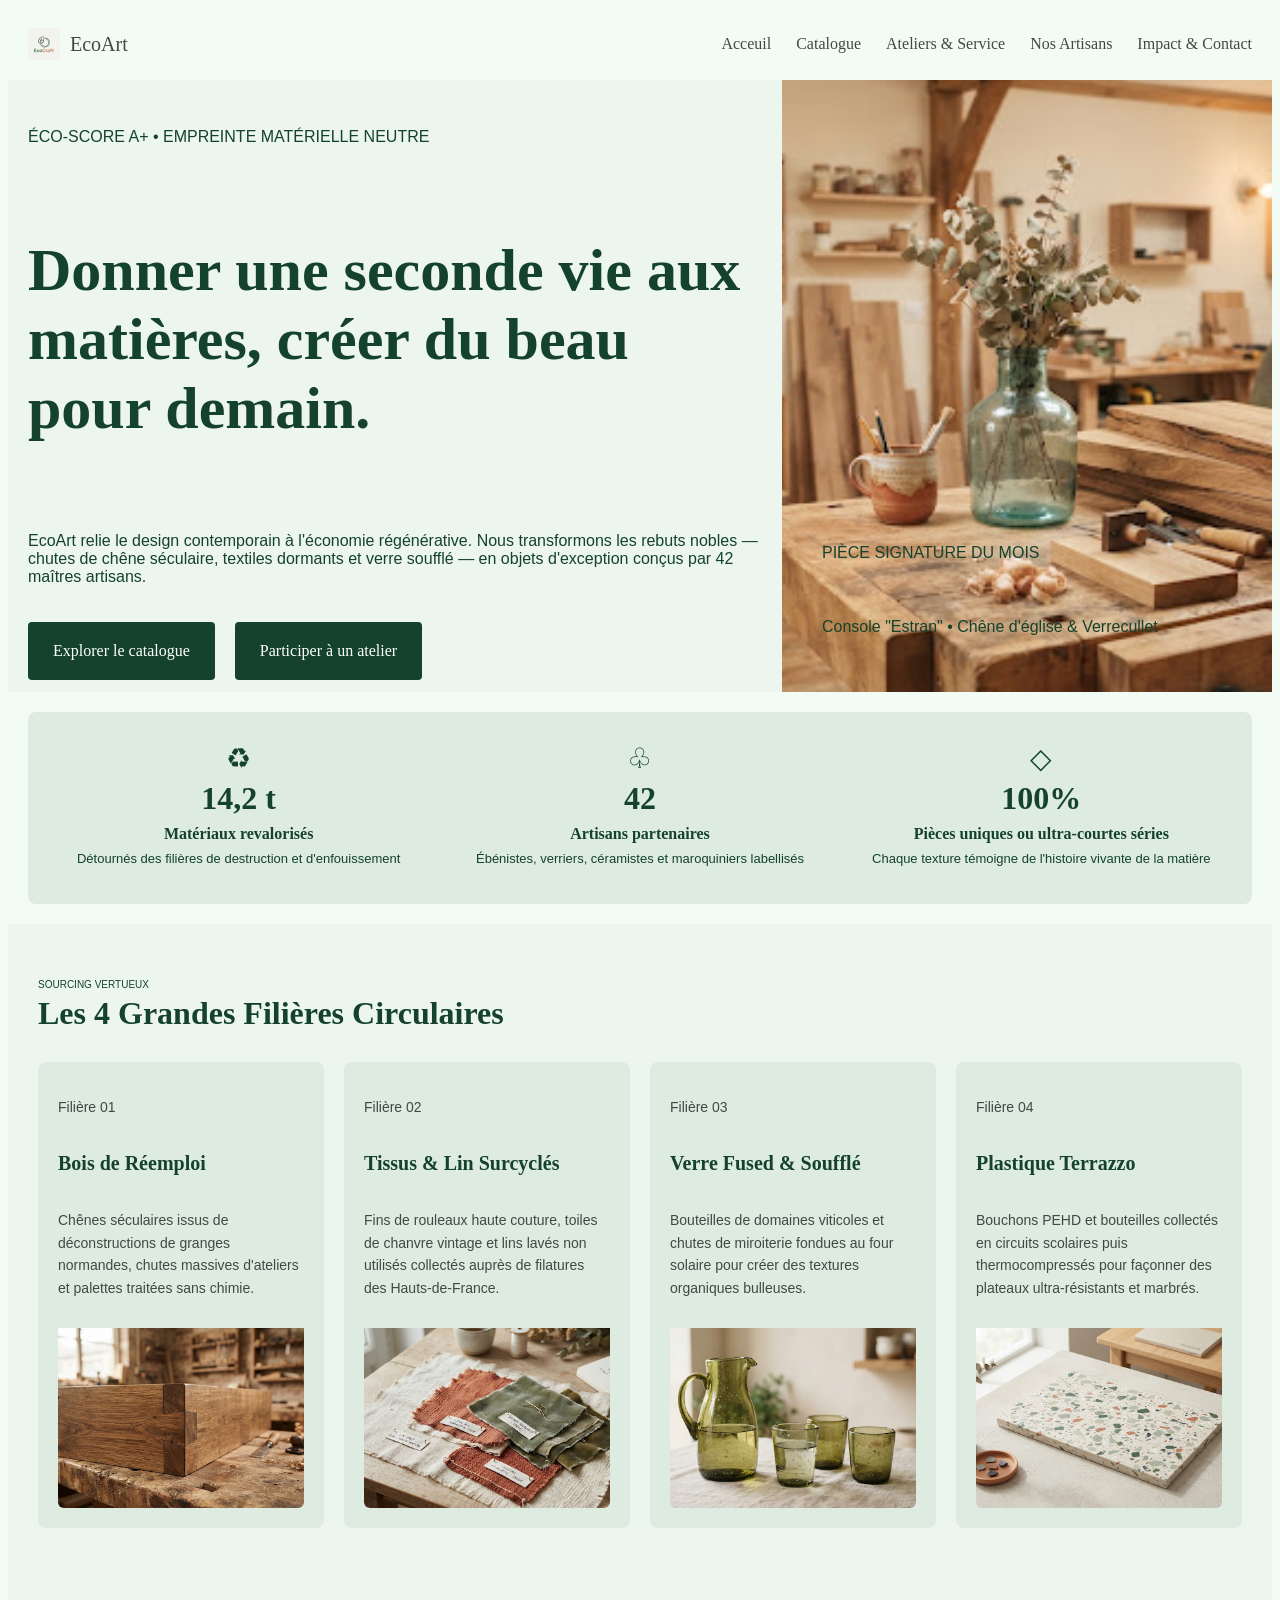
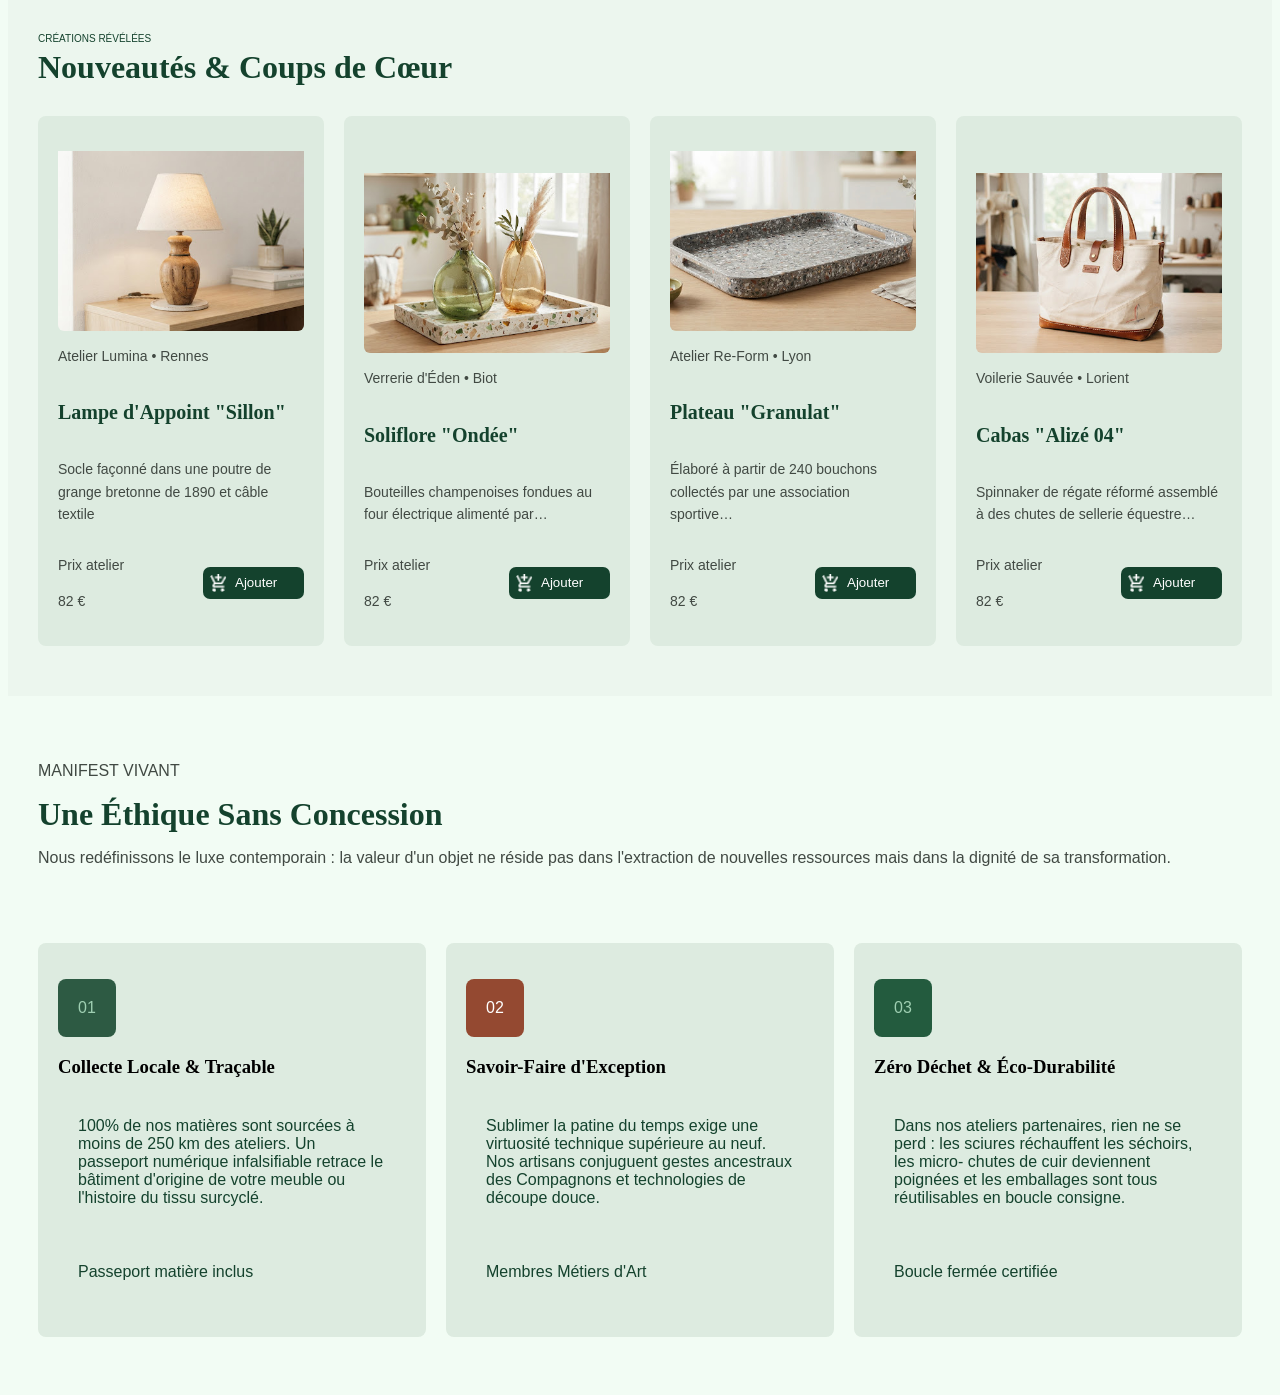
<file: index.html>
<!DOCTYPE html>
<head>
    <link rel="stylesheet" href="style.css">
    <title>Acceuil</title>
</head>

<body>
    <header>
        
        <div class="logo">
            <img src="images/logo.jpg" alt="logo">
            <span>EcoArt</span>
        </div>

        <nav>
            
            <a href="in.html">Acceuil</a>
            <a href="catalogue.html">Catalogue</a>
            <a href="atel&srv.html">Ateliers & Service</a>
            <a href="artisan.html">Nos Artisans</a>
            <a href="impc&contact">Impact & Contact</a>

        </nav>
    </header>

    <main>
        <section class="hero">

            <div class="heroContent">
                <p>ÉCO-SCORE A+ • EMPREINTE MATÉRIELLE NEUTRE</p>
                <h1>Donner une seconde vie
                    aux matières, créer du
                    beau pour demain.
                </h1>
                <p>EcoArt relie le design contemporain à l'économie régénérative. Nous transformons
                    les rebuts nobles — chutes de chêne séculaire, textiles dormants et verre soufflé
                    — en objets d'exception conçus par 42 maîtres artisans.
                </p>

                <div class="hero-buttons">
                    <a href="Explorer le catalogue">Explorer le catalogue</a>
                    <a href="Participer à un atelier">Participer à un atelier</a>
                </div>

            </div>

            <div class="heroImage">
                    <img src="images/glassPiece.jpg" alt="glassPiece">


                <div class="hero-image-content">
                        <p>PIÈCE SIGNATURE DU MOIS</p>
                        <p>Console "Estran" • Chêne d'église & Verrecullet</p>
                </div>
            </div>
        </section>
        
<section class="statistics">

    <div class="statistic">
        <div class="stat-icon">♻</div>
        <h2>14,2 t</h2>
        <h3>Matériaux revalorisés</h3>
        <p>Détournés des filières de destruction et d'enfouissement</p>
    </div>

    <div class="statistic">
        <div class="stat-icon">♧</div>
        <h2>42</h2>
        <h3>Artisans partenaires</h3>
        <p>Ébénistes, verriers, céramistes et maroquiniers labellisés</p>
    </div>

    <div class="statistic">
        <div class="stat-icon">◇</div>
        <h2>100%</h2>
        <h3>Pièces uniques ou ultra-courtes séries</h3>
        <p>Chaque texture témoigne de l'histoire vivante de la matière</p>
    </div>

</section>


<section class="sourcing">

    <div class="sourcing-header">
        <p>SOURCING VERTUEUX</p>
        <h2>Les 4 Grandes Filières Circulaires</h2>
    </div>

    <div class="sourcing-cards">

        <div class="sourcing-card">
            <p>Filière 01</p>
            <h3>Bois de Réemploi</h3>
            <p>
                Chênes séculaires issus de déconstructions de granges
                normandes, chutes massives d'ateliers et palettes
                traitées sans chimie.
            </p>
                    <img src="images/first.jpg" alt="Bois">
        </div>

        <div class="sourcing-card">
            <p>Filière 02</p>
            <h3>Tissus & Lin Surcyclés</h3>
            <p>
                Fins de rouleaux haute couture, toiles de chanvre vintage
                et lins lavés non utilisés collectés auprès de filatures
                des Hauts-de-France.
            </p>
            <img src="images/sec.jpg" alt="tissu">
        </div>

        <div class="sourcing-card">
            <p>Filière 03</p>
            <h3>Verre Fused & Soufflé</h3>
            <p>
                Bouteilles de domaines viticoles et chutes de miroiterie
                fondues au four solaire pour créer des textures
                organiques bulleuses.
            </p>
            <img src="images/third.jpg" alt="glass">
        </div>

        <div class="sourcing-card">
            <p>Filière 04</p>
            <h3>Plastique Terrazzo</h3>
            <p>
                Bouchons PEHD et bouteilles collectés en circuits
                scolaires puis thermocompressés pour façonner des
                plateaux ultra-résistants et marbrés.
            </p>
            <img src="images/four.jpg" alt="plastik">
        </div>

    </div>

</section>

<section class="sourcing">

    <div class="sourcing-header">
        <p>CRÉATIONS RÉVÉLÉES</p>
        <h2>Nouveautés & Coups de Cœur</h2>
    </div>

    <div class="sourcing-cards">

        <div class="sourcing-card">
            <img src="images/1.jpg" alt="Bois">
            <p>Atelier Lumina • Rennes</p>
            <h3>Lampe d'Appoint "Sillon"</h3>
            <p>
                    Socle façonné dans une poutre de
                    grange bretonne de 1890 et câble textile
            </p>

            <div class="price-and-button">
                <div class="indo">
                    <p>
                        Prix atelier
                    </p>
                    <p>
                        82 €
                    </p> 
                </div>
                <button type="button">
                    <img src="images/Icon.png" alt="add-to-cart">
                    Ajouter
                </button>
            </div>
        </div>

        <div class="sourcing-card">
            <img src="images/2.jpg" alt="Bois">
            <p>Verrerie d'Éden • Biot</p>
            <h3>Soliflore "Ondée"</h3>
            <p>
                    Bouteilles champenoises fondues au
                    four électrique alimenté par…
            </p>

            <div class="price-and-button">
                <div class="indo">
                    <p>
                        Prix atelier
                    </p>
                    <p>
                        82 €
                    </p> 
                </div>
                <button type="button">
                    <img src="images/Icon.png" alt="add-to-cart">
                    Ajouter
                </button>
            </div>
        </div>

        <div class="sourcing-card">
            <img src="images/3.jpg" alt="Bois">
            <p>Atelier Re-Form • Lyon</p>
            <h3>Plateau "Granulat"</h3>
            <p>
                    Élaboré à partir de 240 bouchons
                    collectés par une association sportive…
            </p>

            <div class="price-and-button">
                <div class="indo">
                    <p>
                        Prix atelier
                    </p>
                    <p>
                        82 €
                    </p> 
                </div>
                <button type="button">
                    <img src="images/Icon.png" alt="add-to-cart">
                    Ajouter
                </button>
            </div>
        </div>

        <div class="sourcing-card">
            <img src="images/4.jpg" alt="Bois">
            <p>Voilerie Sauvée • Lorient</p>
            <h3>Cabas "Alizé 04"</h3>
            <p>
                    Spinnaker de régate réformé assemblé à
                    des chutes de sellerie équestre…
            </p>

            <div class="price-and-button">
                <div class="indo">
                    <p>
                        Prix atelier
                    </p>
                    <p>
                        82 €
                    </p> 
                </div>
                <button type="button">
                    <img src="images/Icon.png" alt="add-to-cart">
                    Ajouter
                </button>
            </div>
        </div>

    </div>

</section>

<section class="Manifest">
    <div class="head">
        <p>MANIFEST VIVANT</p>
        <h3>Une Éthique Sans Concession</h3>
        <p>
            Nous redéfinissons le luxe contemporain : la valeur d'un objet ne
            réside pas dans l'extraction
            de nouvelles ressources mais dans la dignité de sa transformation.
        </p>
    </div>

    <div class="manivivant">
        <p class="number-one">01</p>
        <h3>Collecte Locale & Traçable</h3>
        <p>
            100% de nos matières sont sourcées à moins
            de 250 km des ateliers. Un passeport
            numérique infalsifiable retrace le bâtiment
            d'origine de votre meuble ou l'histoire du tissu
            surcyclé.
        </p>

        <p>Passeport matière inclus</p>

    </div>

    <div class="manivivant">
        <p class="number-two">02</p>
        <h3>Savoir-Faire d'Exception</h3>
        <p>
            Sublimer la patine du temps exige une
            virtuosité technique supérieure au neuf. Nos
            artisans conjuguent gestes ancestraux des
            Compagnons et technologies de découpe
            douce.
        </p>

        <p>Membres Métiers d'Art</p>
    </div>

    <div class="manivivant">
        <p class="number-three">03</p>
        <h3>Zéro Déchet & Éco-Durabilité</h3>
        <p>
            Dans nos ateliers partenaires, rien ne se perd :
            les sciures réchauffent les séchoirs, les micro-
            chutes de cuir deviennent poignées et les
            emballages sont tous réutilisables en boucle
            consigne.
        </p>

        <p>Boucle fermée certifiée</p>
    </div>
    
</section>

    </main>
</body>
</file>
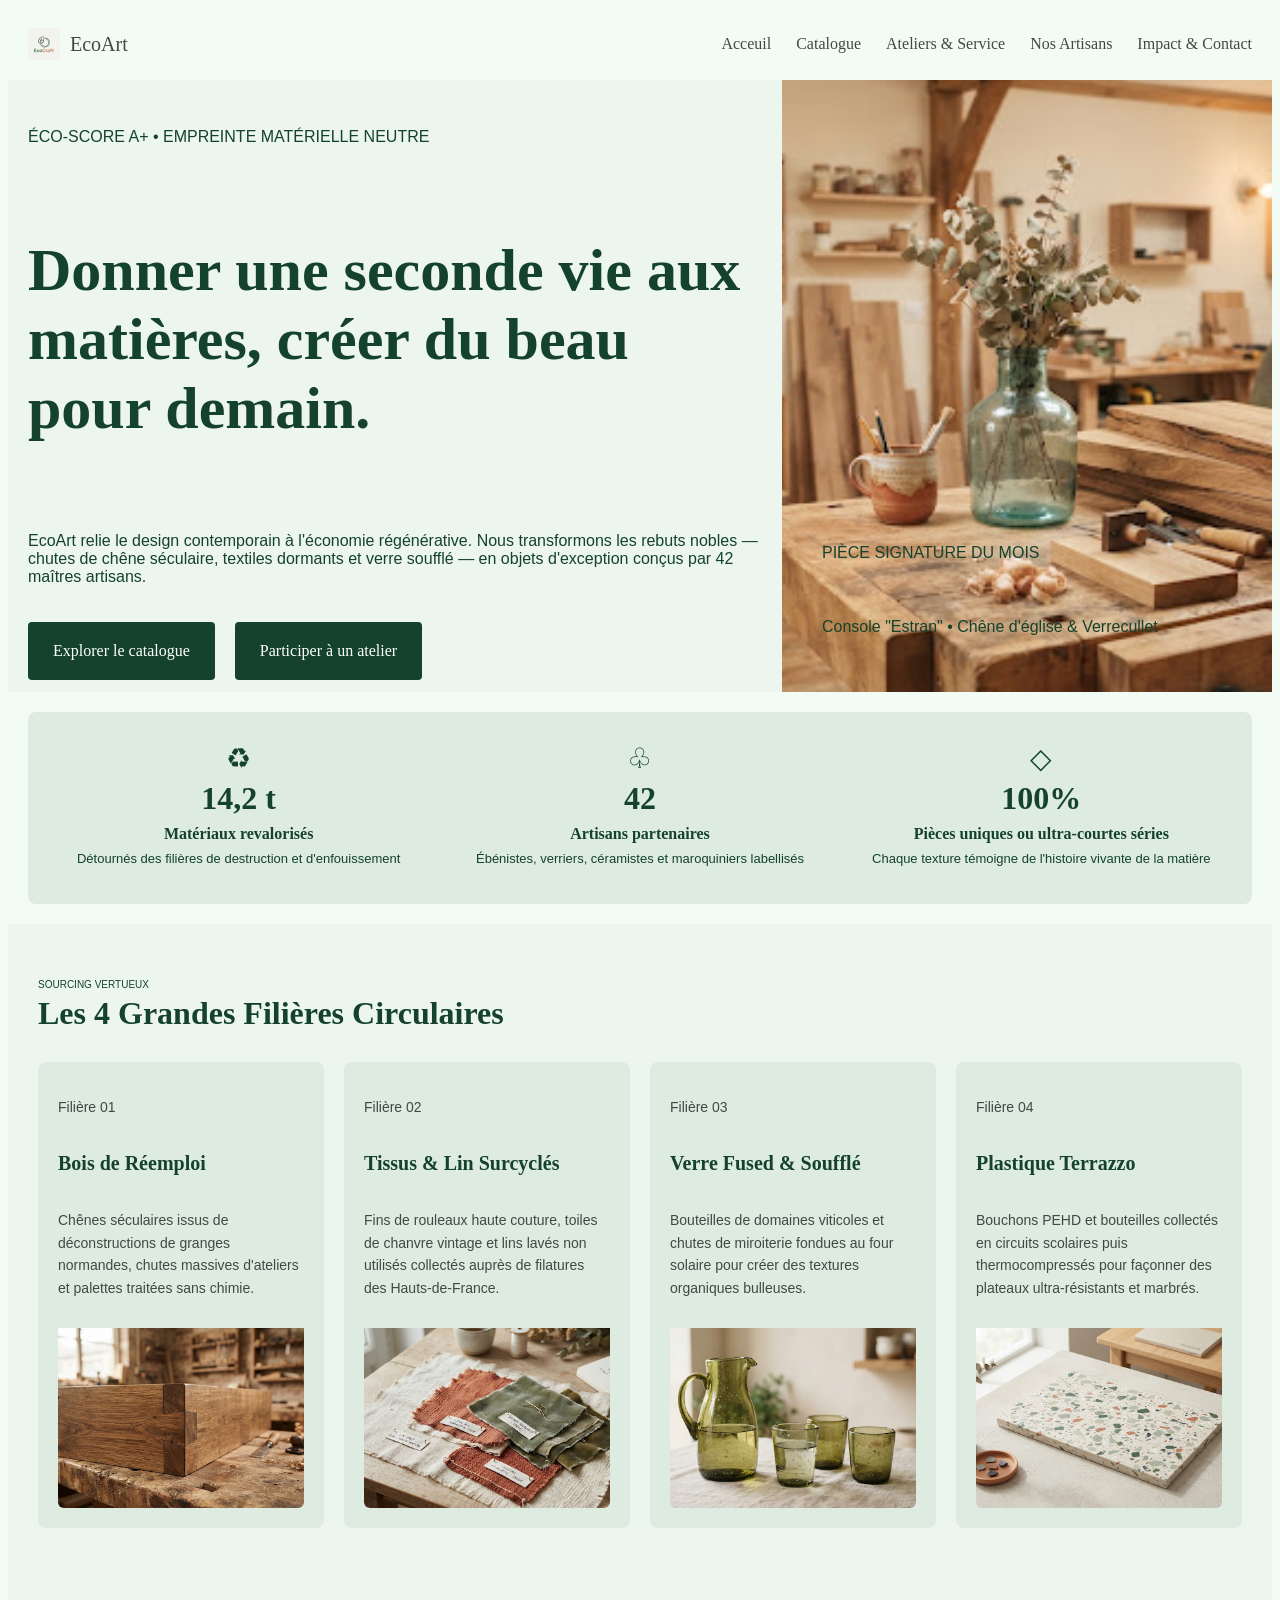
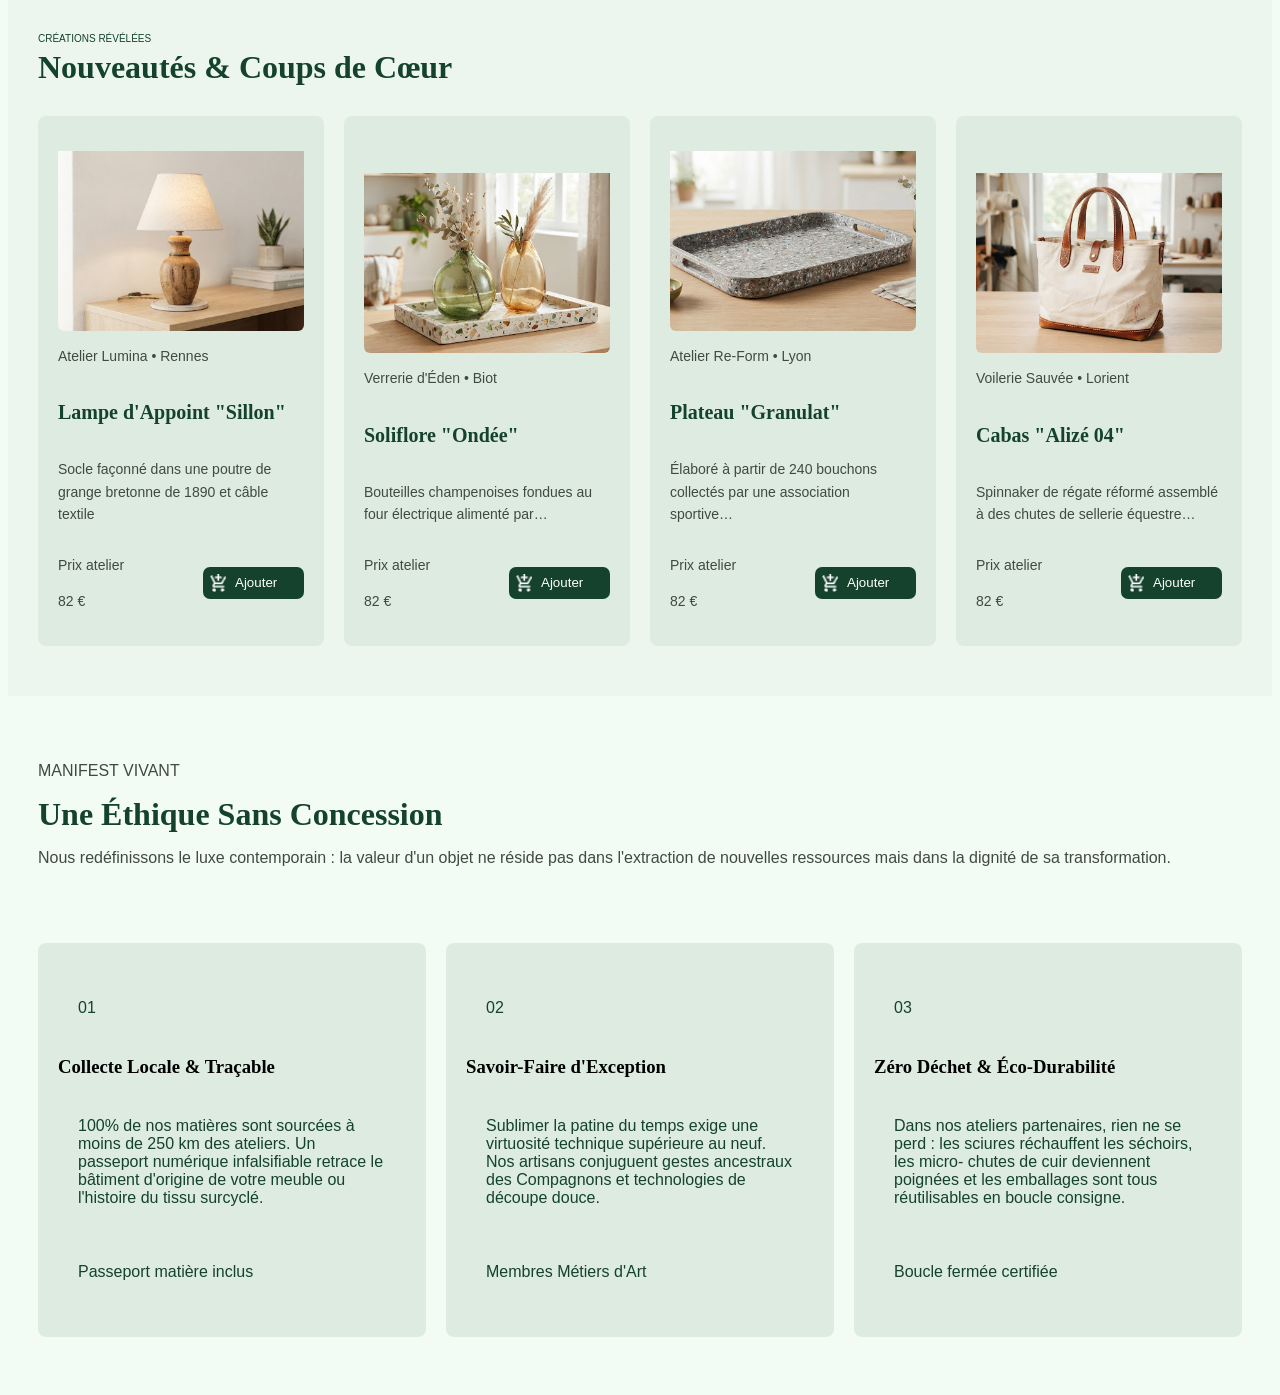
<file: HomePge.html>
<!DOCTYPE html>
<head>
    <link rel="stylesheet" href="style.css">
    <title>Acceuil</title>
</head>

<body>
    <header>
        
        <div class="logo">
            <img src="images/logo.jpg" alt="logo">
            <span>EcoArt</span>
        </div>

        <nav>
            
            <a href="HomePge.html">Acceuil</a>
            <a href="catalogue.html">Catalogue</a>
            <a href="atel&srv.html">Ateliers & Service</a>
            <a href="artisan.html">Nos Artisans</a>
            <a href="impc&contact">Impact & Contact</a>

        </nav>
    </header>

    <main>
        <section class="hero">

            <div class="heroContent">
                <p>ÉCO-SCORE A+ • EMPREINTE MATÉRIELLE NEUTRE</p>
                <h1>Donner une seconde vie
                    aux matières, créer du
                    beau pour demain.
                </h1>
                <p>EcoArt relie le design contemporain à l'économie régénérative. Nous transformons
                    les rebuts nobles — chutes de chêne séculaire, textiles dormants et verre soufflé
                    — en objets d'exception conçus par 42 maîtres artisans.
                </p>

                <div class="hero-buttons">
                    <a href="Explorer le catalogue">Explorer le catalogue</a>
                    <a href="Participer à un atelier">Participer à un atelier</a>
                </div>

            </div>

            <div class="heroImage">
                    <img src="images/glassPiece.jpg" alt="glassPiece">


                <div class="hero-image-content">
                        <p>PIÈCE SIGNATURE DU MOIS</p>
                        <p>Console "Estran" • Chêne d'église & Verrecullet</p>
                </div>
            </div>
        </section>
        
<section class="statistics">

    <div class="statistic">
        <div class="stat-icon">♻</div>
        <h2>14,2 t</h2>
        <h3>Matériaux revalorisés</h3>
        <p>Détournés des filières de destruction et d'enfouissement</p>
    </div>

    <div class="statistic">
        <div class="stat-icon">♧</div>
        <h2>42</h2>
        <h3>Artisans partenaires</h3>
        <p>Ébénistes, verriers, céramistes et maroquiniers labellisés</p>
    </div>

    <div class="statistic">
        <div class="stat-icon">◇</div>
        <h2>100%</h2>
        <h3>Pièces uniques ou ultra-courtes séries</h3>
        <p>Chaque texture témoigne de l'histoire vivante de la matière</p>
    </div>

</section>


<section class="sourcing">

    <div class="sourcing-header">
        <p>SOURCING VERTUEUX</p>
        <h2>Les 4 Grandes Filières Circulaires</h2>
    </div>

    <div class="sourcing-cards">

        <div class="sourcing-card">
            <p>Filière 01</p>
            <h3>Bois de Réemploi</h3>
            <p>
                Chênes séculaires issus de déconstructions de granges
                normandes, chutes massives d'ateliers et palettes
                traitées sans chimie.
            </p>
                    <img src="images/first.jpg" alt="Bois">
        </div>

        <div class="sourcing-card">
            <p>Filière 02</p>
            <h3>Tissus & Lin Surcyclés</h3>
            <p>
                Fins de rouleaux haute couture, toiles de chanvre vintage
                et lins lavés non utilisés collectés auprès de filatures
                des Hauts-de-France.
            </p>
            <img src="images/sec.jpg" alt="tissu">
        </div>

        <div class="sourcing-card">
            <p>Filière 03</p>
            <h3>Verre Fused & Soufflé</h3>
            <p>
                Bouteilles de domaines viticoles et chutes de miroiterie
                fondues au four solaire pour créer des textures
                organiques bulleuses.
            </p>
            <img src="images/third.jpg" alt="glass">
        </div>

        <div class="sourcing-card">
            <p>Filière 04</p>
            <h3>Plastique Terrazzo</h3>
            <p>
                Bouchons PEHD et bouteilles collectés en circuits
                scolaires puis thermocompressés pour façonner des
                plateaux ultra-résistants et marbrés.
            </p>
            <img src="images/four.jpg" alt="plastik">
        </div>

    </div>

</section>

<section class="sourcing">

    <div class="sourcing-header">
        <p>CRÉATIONS RÉVÉLÉES</p>
        <h2>Nouveautés & Coups de Cœur</h2>
    </div>

    <div class="sourcing-cards">

        <div class="sourcing-card">
            <img src="images/1.jpg" alt="Bois">
            <p>Atelier Lumina • Rennes</p>
            <h3>Lampe d'Appoint "Sillon"</h3>
            <p>
                    Socle façonné dans une poutre de
                    grange bretonne de 1890 et câble textile
            </p>

            <div class="price-and-button">
                <div class="indo">
                    <p>
                        Prix atelier
                    </p>
                    <p>
                        82 €
                    </p> 
                </div>
                <button type="button">
                    <img src="images/Icon.png" alt="add-to-cart">
                    Ajouter
                </button>
            </div>
        </div>

        <div class="sourcing-card">
            <img src="images/2.jpg" alt="Bois">
            <p>Verrerie d'Éden • Biot</p>
            <h3>Soliflore "Ondée"</h3>
            <p>
                    Bouteilles champenoises fondues au
                    four électrique alimenté par…
            </p>

            <div class="price-and-button">
                <div class="indo">
                    <p>
                        Prix atelier
                    </p>
                    <p>
                        82 €
                    </p> 
                </div>
                <button type="button">
                    <img src="images/Icon.png" alt="add-to-cart">
                    Ajouter
                </button>
            </div>
        </div>

        <div class="sourcing-card">
            <img src="images/3.jpg" alt="Bois">
            <p>Atelier Re-Form • Lyon</p>
            <h3>Plateau "Granulat"</h3>
            <p>
                    Élaboré à partir de 240 bouchons
                    collectés par une association sportive…
            </p>

            <div class="price-and-button">
                <div class="indo">
                    <p>
                        Prix atelier
                    </p>
                    <p>
                        82 €
                    </p> 
                </div>
                <button type="button">
                    <img src="images/Icon.png" alt="add-to-cart">
                    Ajouter
                </button>
            </div>
        </div>

        <div class="sourcing-card">
            <img src="images/4.jpg" alt="Bois">
            <p>Voilerie Sauvée • Lorient</p>
            <h3>Cabas "Alizé 04"</h3>
            <p>
                    Spinnaker de régate réformé assemblé à
                    des chutes de sellerie équestre…
            </p>

            <div class="price-and-button">
                <div class="indo">
                    <p>
                        Prix atelier
                    </p>
                    <p>
                        82 €
                    </p> 
                </div>
                <button type="button">
                    <img src="images/Icon.png" alt="add-to-cart">
                    Ajouter
                </button>
            </div>
        </div>

    </div>

</section>

<section class="Manifest">
    <div class="head">
        <p>MANIFEST VIVANT</p>
        <h3>Une Éthique Sans Concession</h3>
        <p>
            Nous redéfinissons le luxe contemporain : la valeur d'un objet ne
            réside pas dans l'extraction
            de nouvelles ressources mais dans la dignité de sa transformation.
        </p>
    </div>

    <div class="manivivant">
        <p>01</p>
        <h3>Collecte Locale & Traçable</h3>
        <p>
            100% de nos matières sont sourcées à moins
            de 250 km des ateliers. Un passeport
            numérique infalsifiable retrace le bâtiment
            d'origine de votre meuble ou l'histoire du tissu
            surcyclé.
        </p>

        <p>Passeport matière inclus</p>

    </div>

    <div class="manivivant">
        <p>02</p>
        <h3>Savoir-Faire d'Exception</h3>
        <p>
            Sublimer la patine du temps exige une
            virtuosité technique supérieure au neuf. Nos
            artisans conjuguent gestes ancestraux des
            Compagnons et technologies de découpe
            douce.
        </p>

        <p>Membres Métiers d'Art</p>
    </div>

    <div class="manivivant">
        <p>03</p>
        <h3>Zéro Déchet & Éco-Durabilité</h3>
        <p>
            Dans nos ateliers partenaires, rien ne se perd :
            les sciures réchauffent les séchoirs, les micro-
            chutes de cuir deviennent poignées et les
            emballages sont tous réutilisables en boucle
            consigne.
        </p>

        <p>Boucle fermée certifiée</p>
    </div>
    
</section>

    </main>
</body>
</file>
<file: style.css>
header {
    display: flex;
    justify-content: space-between;
    align-items: center;
    background-color: #F2FCF4E5;
    padding: 20px;
}

.logo{

    width: 61.77000045776367;
    height: 28;
    font-size: 20px;
    font-family:Georgia, 'Times New Roman', Times, serif; 
    display: flex;
    color: #414943;
    align-items: center;
    gap: 10px;
}

.logo img{
    width: 32px;
    height: 32px;
    max-width: 101.77px;
}

nav {
    display: flex;
    gap: 25px;
}

nav a {
    color: #414943;
    text-decoration: none;
}

.hero{
    display: flex;
    align-items: center;
    justify-content: space-between;
    background-color: #ECF6EE;
}

.heroImage {
    position: relative;
    width: 490px;
    height: 612px;
    flex-shrink: 0;
}

.heroImage img {
    width: 100%;
    height: 100%;
    object-fit: cover;
    display: block;
}

.hero-image-content {
    position: absolute;
    bottom: 20px;
    left: 20px;
    right: 20px;
    color: white;
}

.heroContent h1{
    font-size: 60px;
}

h1{
    color: #14422D;
    padding: 20px;
}

p{
    padding: 20px;
    color: #14422D;
    font-family: 'Lucida Sans', 'Lucida Sans Regular', 'Lucida Grande', 'Lucida Sans Unicode', Geneva, Verdana, sans-serif;
}

.hero-buttons{
    display: flex;
    gap: 20px;
    margin-left: 20px;
}

.hero-buttons a {
    display: flex;
    padding: 20px 25px;
    background-color: #14422D;
    border-radius: 4px;
    text-decoration: none;
    color: white;
}


.statistics {
    display: flex;
    justify-content: space-around;
    align-items: center;
    background-color: #DDEBE0;
    margin: 20px;
    padding: 20px;
    gap: 20px;
    border-radius: 8px;
}

.statistic {
    flex: 1;
    text-align: center;
    padding: 10px 20px;
}

.stat-icon {
    font-size: 28px;
    color: #14422D;
}

.statistic h2 {
    font-size: 32px;
    color: #14422D;
    margin: 5px 0;
}

.statistic h3 {
    font-size: 16px;
    color: #14422D;
    margin: 8px 0;
}

.statistic p {
    font-size: 13px;
    padding: 0;
    margin: 8px 0;
}

body{
    background-color: #F2FCF4;
}



.sourcing {
    background-color: #ECF6EE;
    padding: 50px 30px;
}

.sourcing-header {
    max-width: 100%;
    margin: 0 auto 30px;
    text-align: left;
}

.sourcing-header p {
    font-size: 10px;
    padding: 0;
    margin: 5px 0px;
}

.sourcing-header h2 {
    font-size: 32px;
    color: #14422D;
    margin: 5px 0px;
}

.sourcing-cards {
    display: flex;
    gap: 20px;
    align-items: stretch;
}

.sourcing-card {
    display: flex;
    flex: 1;
    background-color: #DDEBE0;
    padding: 20px;
    border-radius: 8px;
    flex-direction: column;
}

.sourcing-card h3 {
    color: #14422D;
    font-size: 20px;
}

.sourcing-card h4 {
    color: #414943;
    font-size: 15px;
}

.sourcing-card p {
    padding: 0;
    color: #414943;
    font-size: 14px;
    line-height: 1.6;
}

.sourcing-card img {
    width: 100%;
    height: 180px;
    object-fit: cover;
    display: block;
    border-radius: 6px;
    margin-top: auto;
    padding-top: 15px;
}


.price-and-button{
    display: flex;
    justify-content: space-between;
    align-items: center;
    gap: 10px;
}


.price-and-button button {
    display: flex;
    align-items: center;
    gap: 8px;
    width: 101px;
    height: 32px;
    box-sizing: border-box;
    background-color: #14422D;
    color: white;
    border: none;
    border-radius: 7px;
    cursor: pointer;
}

.price-and-button button img {
    width: 18px;
    height: 18px;
    margin: 0;
    padding: 0;
    object-fit: contain;
}

.Manifest {
    display: flex;
    flex-wrap: wrap;
    gap: 20px;
    background-color: #F2FCF4;
    padding: 50px 30px;
}

.head {
    width: 100%;
    margin-bottom: 40px;
}

.head p {
    padding: 0;
    color: #414943;
}

.head h3 {
    font-size: 32px;
    color: #14422D;
    margin: 10px 0;
}

.manivivant {
    flex: 1;
    background-color: #DDEBE0;
    padding: 20px;
    border-radius: 8px;
}

.number-one {
    border-radius: 8px;
    height: 18px;
    width: 18px;
    color: #9FCFB2;
    background-color: #2D5A43;
}

.number-two {
    border-radius: 8px;
    height: 18px;
    width: 18px;
    color: white;
    background-color: #944931;
}

.number-three {
    border-radius: 8px;
    height: 18px;
    width: 18px;
    color: #9FCFB2;
    background-color: #235B3E;
}
</file>
